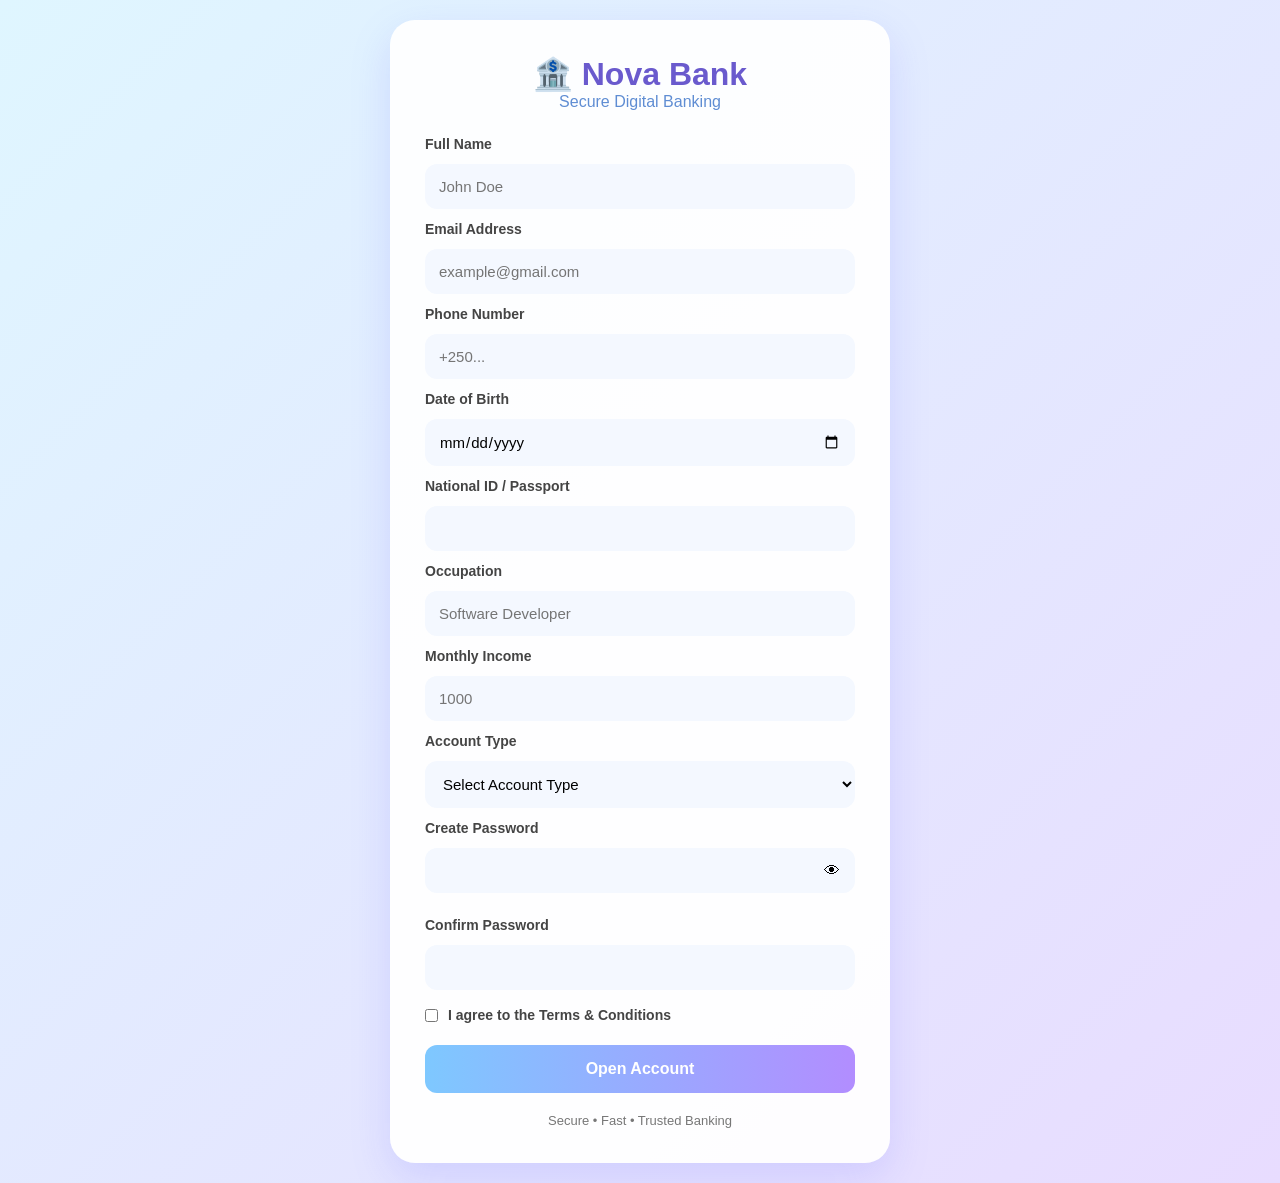
<file: index.html>
<!DOCTYPE html>
<html lang="en">
<head>
<meta charset="UTF-8">
<meta name="viewport" content="width=device-width, initial-scale=1.0">
<title>Nova Bank - Create Account</title>

<link rel="stylesheet" href="index.css">
</head>
<body>

<div class="container">

    <div class="logo">
        <h1>🏦 Nova Bank</h1>
        <p>Secure Digital Banking</p>
    </div>

    <form id="accountForm">

        <label>Full Name</label>
        <input type="text" id="name" placeholder="John Doe" required>

        <label>Email Address</label>
        <input type="email" id="email" placeholder="example@gmail.com" required>

        <label>Phone Number</label>
        <input type="tel" id="phone" placeholder="+250..." required>

        <label>Date of Birth</label>
        <input type="date" required>

        <label>National ID / Passport</label>
        <input type="text" required>

        <label>Occupation</label>
        <input type="text" placeholder="Software Developer">

        <label>Monthly Income</label>
        <input type="number" placeholder="1000">

        <label>Account Type</label>
        <select required>
            <option value="">Select Account Type</option>
            <option>Savings Account</option>
            <option>Current Account</option>
            <option>Business Account</option>
        </select>

        <label>Create Password</label>

        <div class="password-box">
            <input type="password" id="password" required>
            <span id="togglePassword">👁</span>
        </div>

        <small id="strength"></small>

        <label>Confirm Password</label>
        <input type="password" id="confirmPassword" required>

        <label class="terms">
            <input type="checkbox" required>
            I agree to the Terms & Conditions
        </label>

        <button type="submit">Open Account</button>

    </form>

    <div id="successMessage"></div>

    <div class="footer">
        Secure • Fast • Trusted Banking
    </div>

</div>

<script src="script.js"></script>

</body>
</html>
</file>
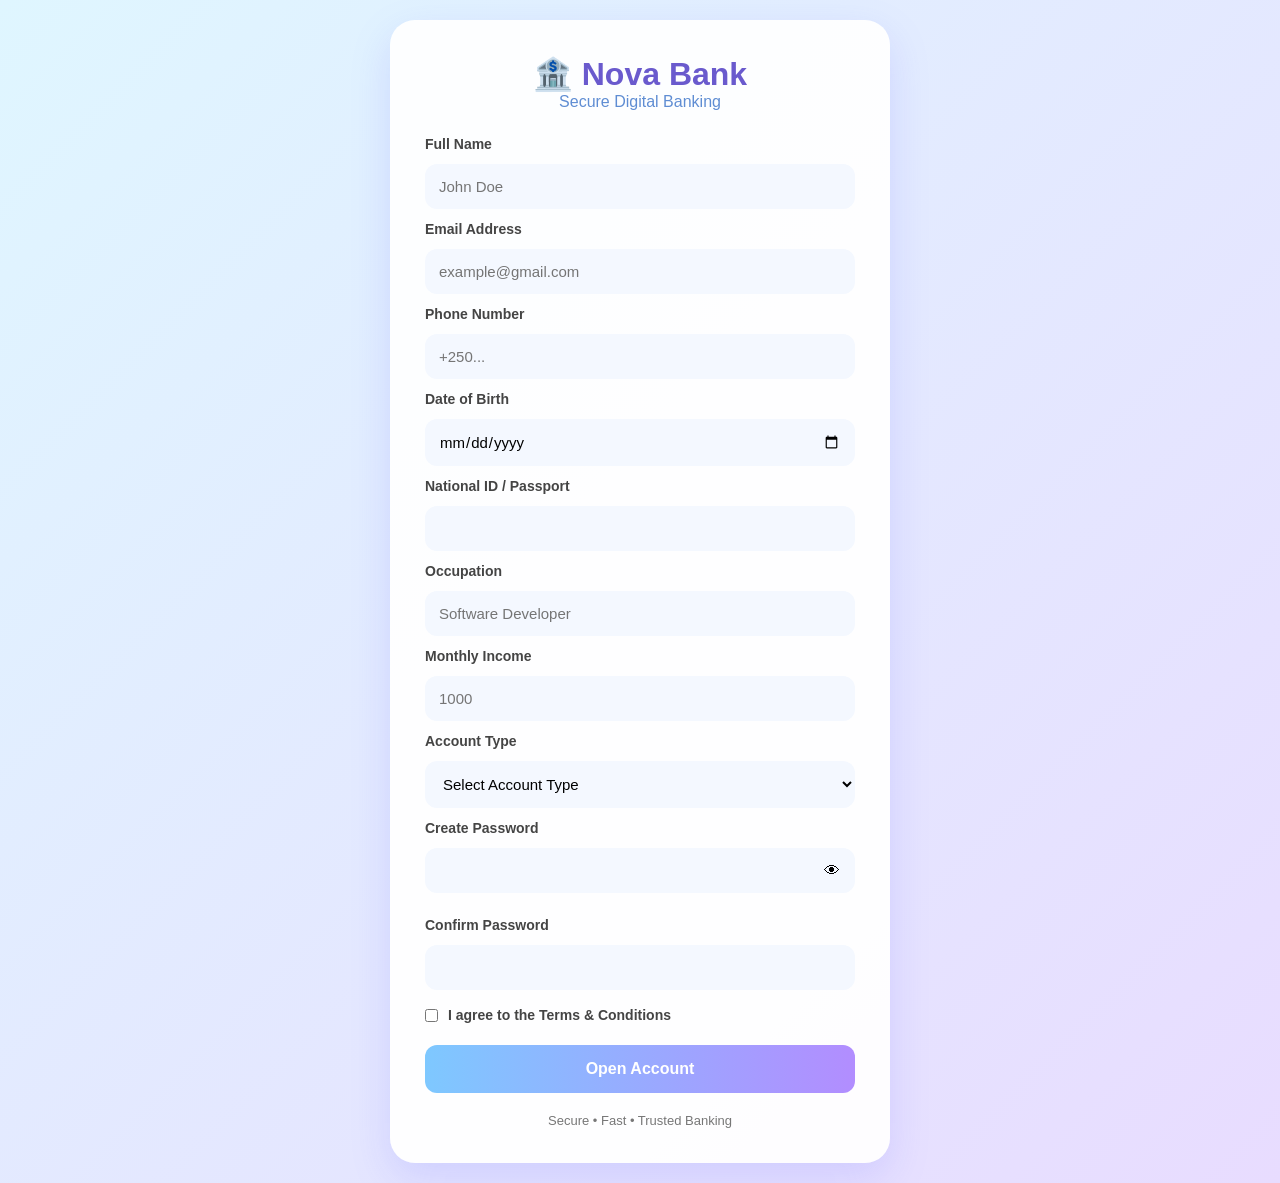
<file: dashboard.html>
<!DOCTYPE html>
<html lang="en">
<head>
    <meta charset="UTF-8">
    <meta name="viewport" content="width=device-width, initial-scale=1.0">
    <title>Dashboard</title>

    <link rel="stylesheet" href="dashboard.css">
</head>
<body>

<div class="dashboard">

    <h1>Welcome</h1>

    <div class="balance-card">
        <h2>Current Balance</h2>
        <h3 id="balance">0 RWF</h3>
    </div>

    <div class="actions">

        <input type="number" id="amount" placeholder="Enter amount">

        <button id="depositBtn">Deposit</button>

        <button id="withdrawBtn">Withdraw</button>

        <button id="logoutBtn">Logout</button>

    </div>

    <h2>Transaction History</h2>

    <ul id="history"></ul>

</div>

<script src="dashboard.js"></script>

</body>
</html>
</file>
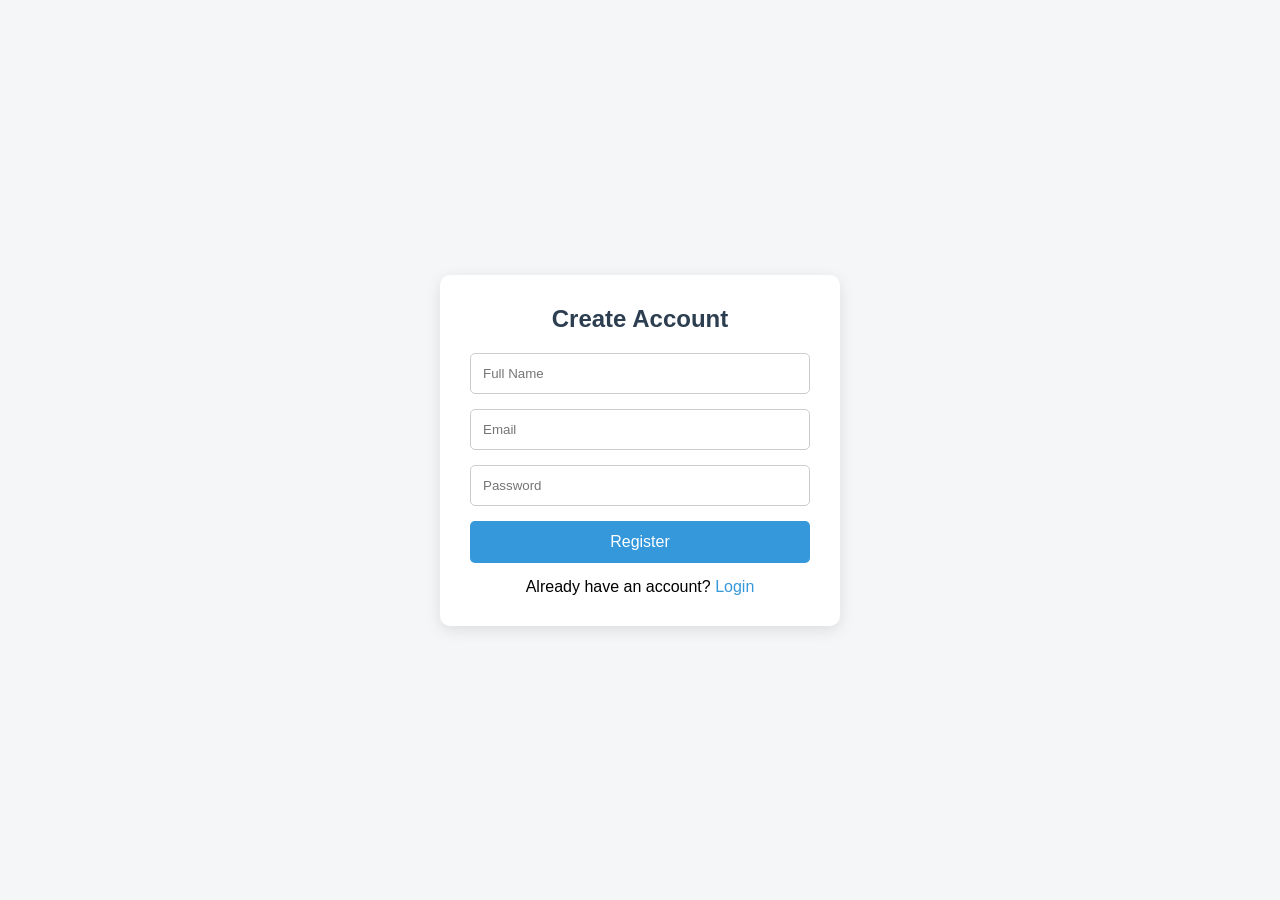
<file: register.html>
<!DOCTYPE html>
<html lang="en">
<head>
    <meta charset="UTF-8">
    <meta name="viewport" content="width=device-width, initial-scale=1.0">
    <title>Register</title>
    <link rel="stylesheet" href="style.css">
</head>
<body>

<div class="container">
    <h2>Create Account</h2>

    <form id="registerForm">
        <input type="text" id="fullname" placeholder="Full Name" required>

        <input type="email" id="email" placeholder="Email" required>

        <input type="password" id="password" placeholder="Password" required>

        <button type="submit">Register</button>
    </form>

    <p>
        Already have an account?
        <a href="index.html">Login</a>
    </p>
</div>

<script src="register.js"></script>
</body>
</html>
</file>
<file: index.css>
*{
    margin:0;
    padding:0;
    box-sizing:border-box;
    font-family:'Segoe UI',sans-serif;
}

body{
    min-height:100vh;
    display:flex;
    justify-content:center;
    align-items:center;
    background:linear-gradient(135deg,#dff6ff,#e8dcff);
    padding:20px;
}

.container{
    width:100%;
    max-width:500px;
    background:rgba(255,255,255,0.95);
    border-radius:25px;
    padding:35px;
    box-shadow:0 15px 40px rgba(120,120,255,0.2);
}

.logo{
    text-align:center;
    margin-bottom:25px;
}

.logo h1{
    color:#6a5acd;
}

.logo p{
    color:#5f8dd3;
}

form{
    display:flex;
    flex-direction:column;
    gap:12px;
}

label{
    font-size:14px;
    font-weight:600;
    color:#444;
}

input,
select{
    padding:14px;
    border:none;
    border-radius:12px;
    background:#f4f8ff;
    outline:none;
    font-size:15px;
    transition:0.3s;
}

input:hover,
select:hover{
    background:#eef4ff;
}

input:focus,
select:focus{
    border:2px solid #9a7dff;
}

.password-box{
    position:relative;
}

.password-box input{
    width:100%;
}

.password-box span{
    position:absolute;
    right:15px;
    top:50%;
    transform:translateY(-50%);
    cursor:pointer;
}

#strength{
    font-weight:bold;
}

button{
    margin-top:10px;
    padding:15px;
    border:none;
    border-radius:12px;
    background:linear-gradient(90deg,#7ec8ff,#b28dff);
    color:white;
    font-size:16px;
    font-weight:bold;
    cursor:pointer;
    transition:.3s;
}

button:hover{
    transform:translateY(-2px);
    box-shadow:0 10px 25px rgba(120,120,255,.3);
}

.terms{
    display:flex;
    gap:10px;
    align-items:center;
    margin-top:5px;
}

#successMessage{
    margin-top:20px;
    text-align:center;
    font-weight:bold;
}

.footer{
    text-align:center;
    margin-top:20px;
    color:#777;
    font-size:13px;
}

.success{
    color:green;
}

.error{
    color:red;
}
</file>
<file: dashboard.css>
*{
    margin:0;
    padding:0;
    box-sizing:border-box;
    font-family:Arial, sans-serif;
}

body{
    background:#ecf0f1;
    padding:30px;
}

.dashboard{
    max-width:800px;
    margin:auto;
}

h1{
    margin-bottom:20px;
}

.balance-card{
    background:#27ae60;
    color:white;
    padding:25px;
    border-radius:10px;
    margin-bottom:20px;
}

.balance-card h3{
    margin-top:10px;
    font-size:30px;
}

.actions{
    display:flex;
    gap:10px;
    margin-bottom:20px;
}

.actions input{
    flex:1;
    padding:10px;
}

.actions button{
    padding:10px 15px;
    border:none;
    color:white;
    cursor:pointer;
    border-radius:5px;
}

#depositBtn{
    background:#2ecc71;
}

#withdrawBtn{
    background:#e74c3c;
}

#logoutBtn{
    background:#34495e;
}

#history{
    list-style:none;
}

#history li{
    background:white;
    margin-bottom:10px;
    padding:10px;
    border-radius:5px;
}
</file>
<file: style.css>
*{
    margin:0;
    padding:0;
    box-sizing:border-box;
    font-family:Arial, sans-serif;
}

body{
    background:#f4f6f8;
    display:flex;
    justify-content:center;
    align-items:center;
    height:100vh;
}

.container{
    width:400px;
    background:white;
    padding:30px;
    border-radius:10px;
    box-shadow:0 4px 15px rgba(0,0,0,.1);
}

h2{
    text-align:center;
    margin-bottom:20px;
    color:#2c3e50;
}

input{
    width:100%;
    padding:12px;
    margin-bottom:15px;
    border:1px solid #ccc;
    border-radius:5px;
}

button{
    width:100%;
    padding:12px;
    border:none;
    background:#3498db;
    color:white;
    border-radius:5px;
    cursor:pointer;
    font-size:16px;
}

button:hover{
    background:#2980b9;
}

p{
    margin-top:15px;
    text-align:center;
}

a{
    text-decoration:none;
    color:#3498db;
}
</file>
